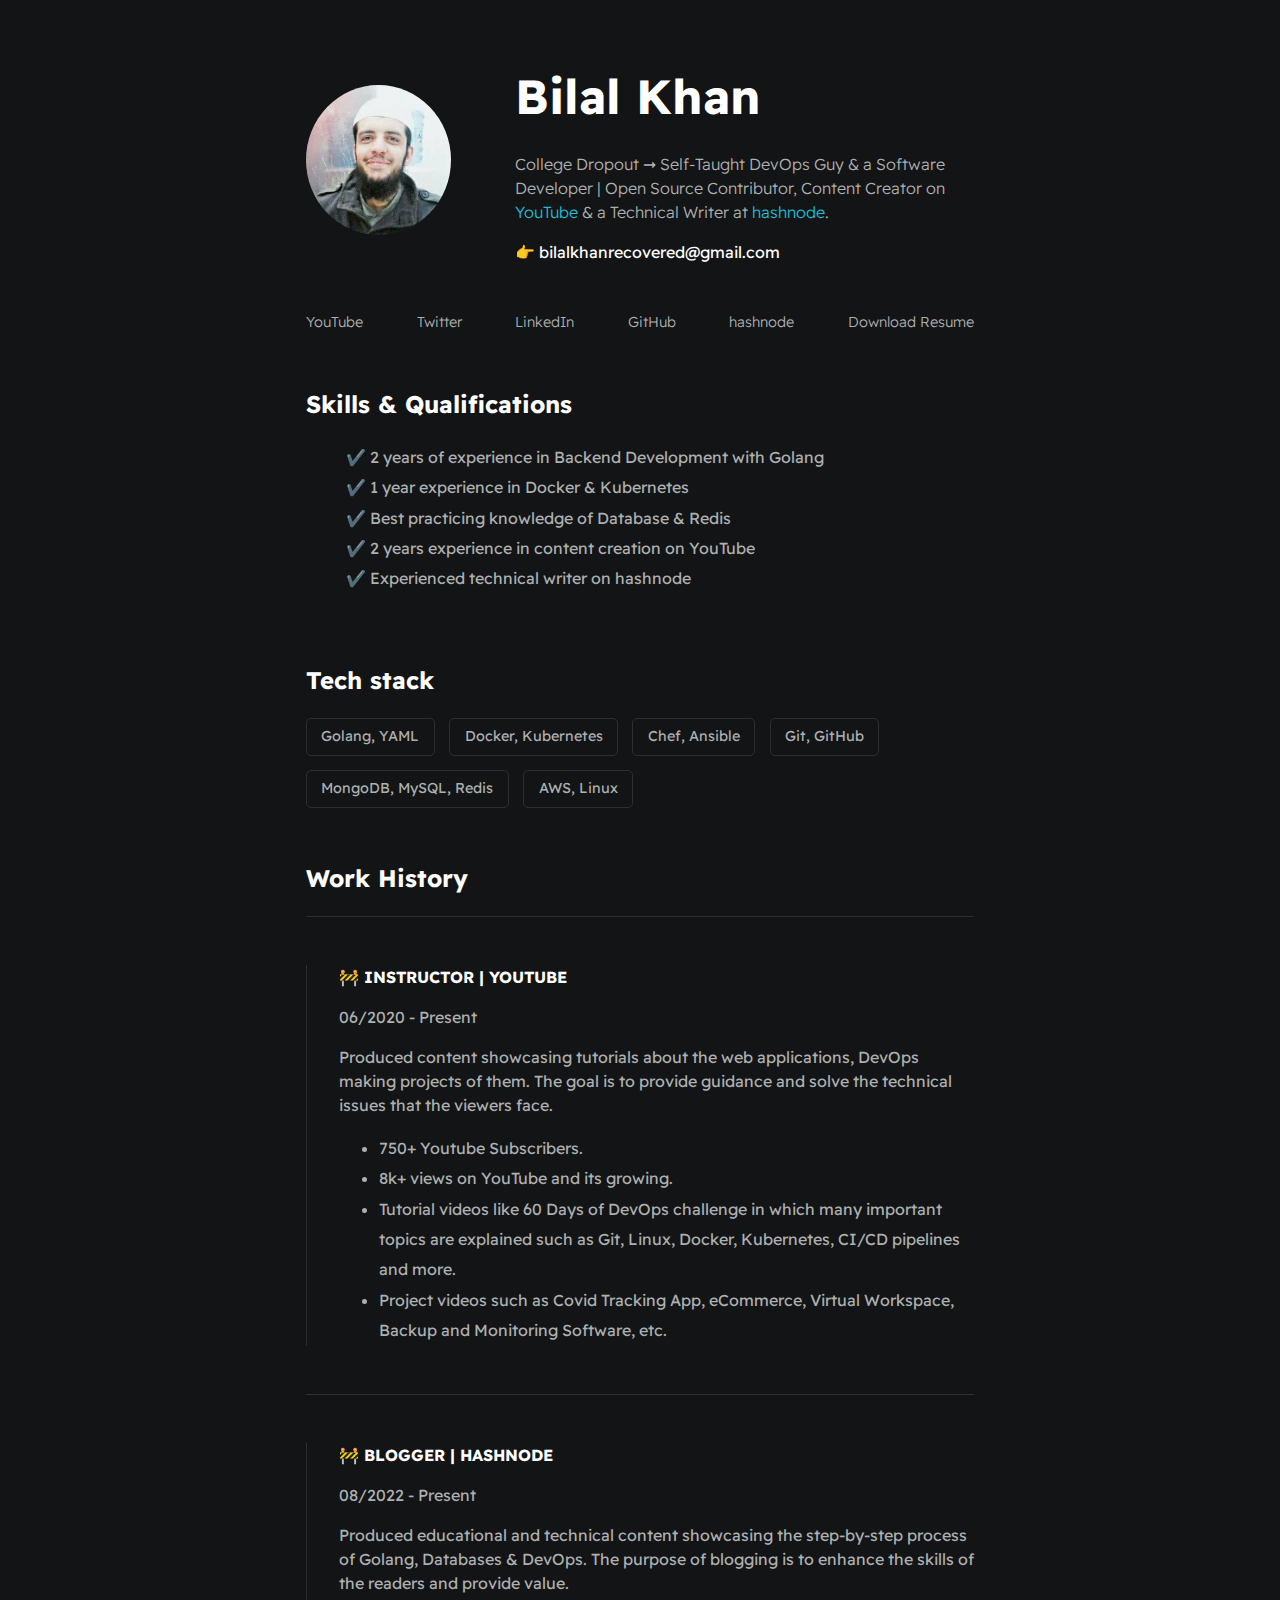
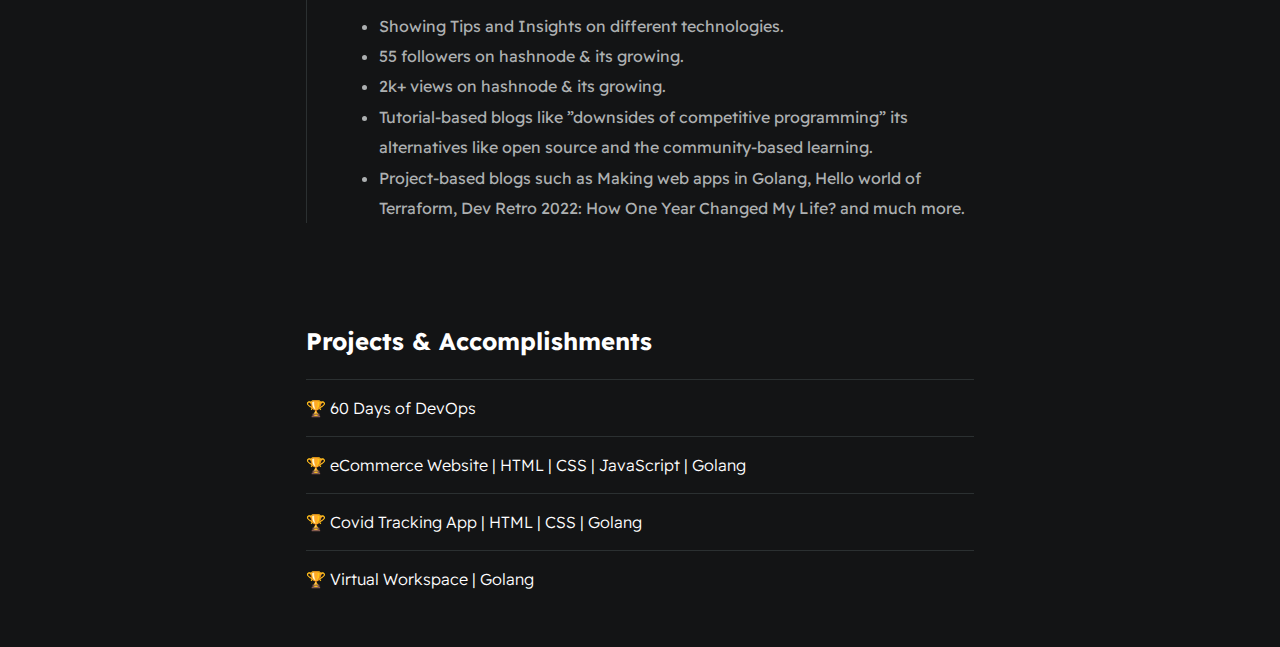
<file: index.html>
<!DOCTYPE html>
<html>
    <head>
        <meta charset="utf-8">
        <meta http-equiv="X-UA-Compatible" content="IE=edge">
        <title>Bilal Khan</title>
        <link rel="icon" type="image/x-icon" href="./assets/images/7.jpg">
        <meta name="description" content="">
        <meta name="viewport" content="width=device-width, initial-scale=1">
        <link rel="stylesheet" href="./styles/main.css">
    </head>
    <body>
        <div id="container--main">

            <section id="wrapper--hero" class="section--page">
                <img id="profile-pic" src="./assets/images/7.jpg">

                <div>
                    <h1 id="user-name">Bilal Khan</h1>
                    <p id="bio">College Dropout ➞ Self-Taught DevOps Guy & a Software Developer | Open Source Contributor, Content Creator on <a href="https://www.youtube.com/channel/UCBLTfRg0Rgm4FtXkvql7DRQ" target="_blank">YouTube</a> & a Technical Writer at <a href="https://ibilalkayy.hashnode.dev/" target="_blank">hashnode</a>.</p>
                    <p id="email">👉 bilalkhanrecovered@gmail.com</p>
                </div>  
            </section>

            <section class="section--page">

                <div id="socials--list">
                    <a href="https://www.youtube.com/channel/UCBLTfRg0Rgm4FtXkvql7DRQ" target="_blank">YouTube</a>
                    <a href="https://twitter.com/ibilalkayy" target="_blank">Twitter</a>
                    <a href="https://www.linkedin.com/in/ibilalkayy" target="_blank">LinkedIn</a>
                    <a href="https://github.com/ibilalkayy" target="_blank">GitHub</a>
                    <a href="https://ibilalkayy.hashnode.dev" target="_blank">hashnode</a>
                    <a href="./assets/resume.pdf" target="_blank">Download Resume</a>
                </div>
            </section>

            <section class="section--page">
                <h2>Skills & Qualifications</h2>
                <ul id="qualifications--list">
                    <li>✔️ 2 years of experience in Backend Development with Golang</li>
                    <li>✔️ 1 year experience in Docker & Kubernetes</li>
                    <li>✔️ Best practicing knowledge of Database & Redis</li>
                    <li>✔️ 2 years experience in content creation on YouTube</li>
                    <li>✔️ Experienced technical writer on hashnode</li>
                </ul>
            </section>  

            <section class="section--page">
                <h2>Tech stack</h2>
            
                <div id="wrapper--techstack__items">
                    <div class="card--techstack"><span>Golang, YAML</span></div>
                    <div class="card--techstack"><span>Docker, Kubernetes</span></div>
                    <div class="card--techstack"><span>Chef, Ansible</span></div>
                    <div class="card--techstack"><span>Git, GitHub</span></div>
                    <div class="card--techstack"><span>MongoDB, MySQL, Redis</span></div>
                    <div class="card--techstack"><span>AWS, Linux</span></div>
                </div>
            </section> 

            <section id="work-history-wrapper" class="section--page">
                <h2>Work History</h2>
            
                <div class="line-break"></div>
            
                <div class="card--work-history">
                    <strong>🚧 INSTRUCTOR | YOUTUBE</strong>
                    <p>06/2020 - Present</p>
                    <p>Produced content showcasing tutorials about the web applications, DevOps making projects of them. The goal is to provide guidance and solve the technical issues that the viewers face.</p>
                    <ul>
                        <li>750+ Youtube Subscribers.</li>
                        <li>8k+ views on YouTube and its growing.</li>
                        <li>Tutorial videos like 60 Days of DevOps challenge in which many important topics are explained such as Git, Linux, Docker, Kubernetes, CI/CD pipelines and more.</li>
                        <li>Project videos such as Covid Tracking App, eCommerce, Virtual Workspace, Backup and Monitoring Software, etc. </li>
                    </ul>
                </div>
            
                <div class="line-break"></div>
            
                <div class="card--work-history">
                    <strong>🚧 BLOGGER | HASHNODE</strong>
                    <p>08/2022 - Present</p>
                    <p>Produced educational and technical content showcasing the step-by-step process of Golang, Databases & DevOps. The purpose of blogging is to enhance the skills of the readers and provide value.</p>
                    <ul>
                        <li>Showing Tips and Insights on different technologies.</li>
                        <li>55 followers on hashnode & its growing.</li>
                        <li>2k+ views on hashnode & its growing.</li>
                        <li>Tutorial-based blogs like ”downsides of competitive programming” its alternatives like open source and the community-based learning.</li>
                        <li>Project-based blogs such as Making web apps in Golang, Hello world of Terraform, Dev Retro 2022: How One Year Changed My Life? and much more.</li>
                    </ul>
                </div>
            
            </section>  
            
            <section class="section--page">
                <h2>Projects & Accomplishments</h2>
            
                <div class="card--project">
                    <a href="project1.html" ><span>🏆 </span>60 Days of DevOps</a>
                </div>

                <div class="card--project">
                    <a href="project2.html"><span>🏆 </span>eCommerce Website | HTML | CSS | JavaScript | Golang</a>
                </div>
            
                <div class="card--project">
                    <a href="project3.html" ><span>🏆 </span>Covid Tracking App | HTML | CSS | Golang</a>
                </div>

                <div class="card--project">
                    <a href="project4.html" ><span>🏆 </span>Virtual Workspace | Golang</a>
                </div>
            </section>            
        </div>

    </body>
</html>
</file>
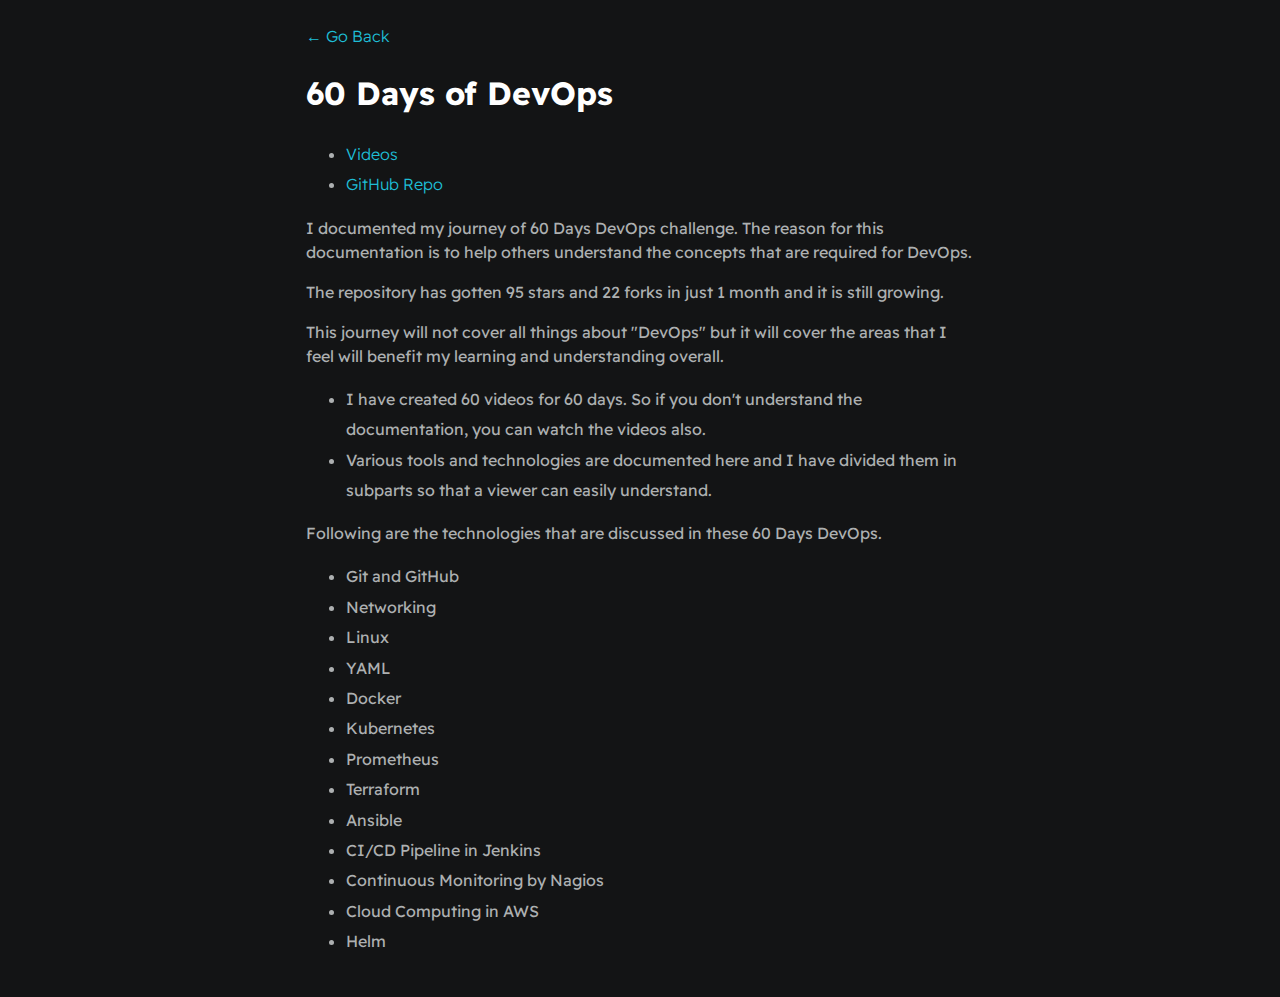
<file: project1.html>
<!DOCTYPE html>
<html>
    <head>
        <meta charset="utf-8">
        <meta http-equiv="X-UA-Compatible" content="IE=edge">
        <title>Bilal Khan</title>
        <link rel="icon" type="image/x-icon" href="./assets/images/7.jpg">
        <meta name="description" content="">
        <meta name="viewport" content="width=device-width, initial-scale=1">
        <link rel="stylesheet" href="./styles/main.css">
    </head>
    <body>
        <div id="container--main">
            <a href="index.html">&#x2190; Go Back</a>
            <h1>60 Days of DevOps</h1>

            <ul>
                <li><a href="https://www.youtube.com/watch?v=e0gfLJVz9rY&list=PLptbpfKzsc3BtEki4tHQm5Xmpj8w1_JlM&index=60" target="_blank">Videos</a></li>
                <li><a href="https://github.com/ibilalkayy/60-Days-Of-DevOps" target="_blank">GitHub Repo</a></li>
            </ul>
            <p>I documented my journey of 60 Days DevOps challenge. The reason for this documentation is to help others understand the concepts that are required for DevOps.</p>
            <p>The repository has gotten 95 stars and 22 forks in just 1 month and it is still growing.</p>

            <p>This journey will not cover all things about "DevOps" but it will cover the areas that I feel will benefit my learning and understanding overall.</p>

            <ul>
                <li>I have created 60 videos for 60 days. So if you don't understand the documentation, you can watch the videos also.</li>
                <li>Various tools and technologies are documented here and I have divided them in subparts so that a viewer can easily understand.</li>
            </ul>

            <p>Following are the technologies that are discussed in these 60 Days DevOps.</p>

            <ul>
                <li>Git and GitHub</li>
                <li>Networking</li>
                <li>Linux</li>
                <li>YAML</li>
                <li>Docker</li>
                <li>Kubernetes</li>
                <li>Prometheus</li>
                <li>Terraform</li>
                <li>Ansible</li>
                <li>CI/CD Pipeline in Jenkins</li>
                <li>Continuous Monitoring by Nagios</li>
                <li>Cloud Computing in AWS</li>
                <li>Helm</li>
            </ul>

        </div>
    </body>
</html>
</file>
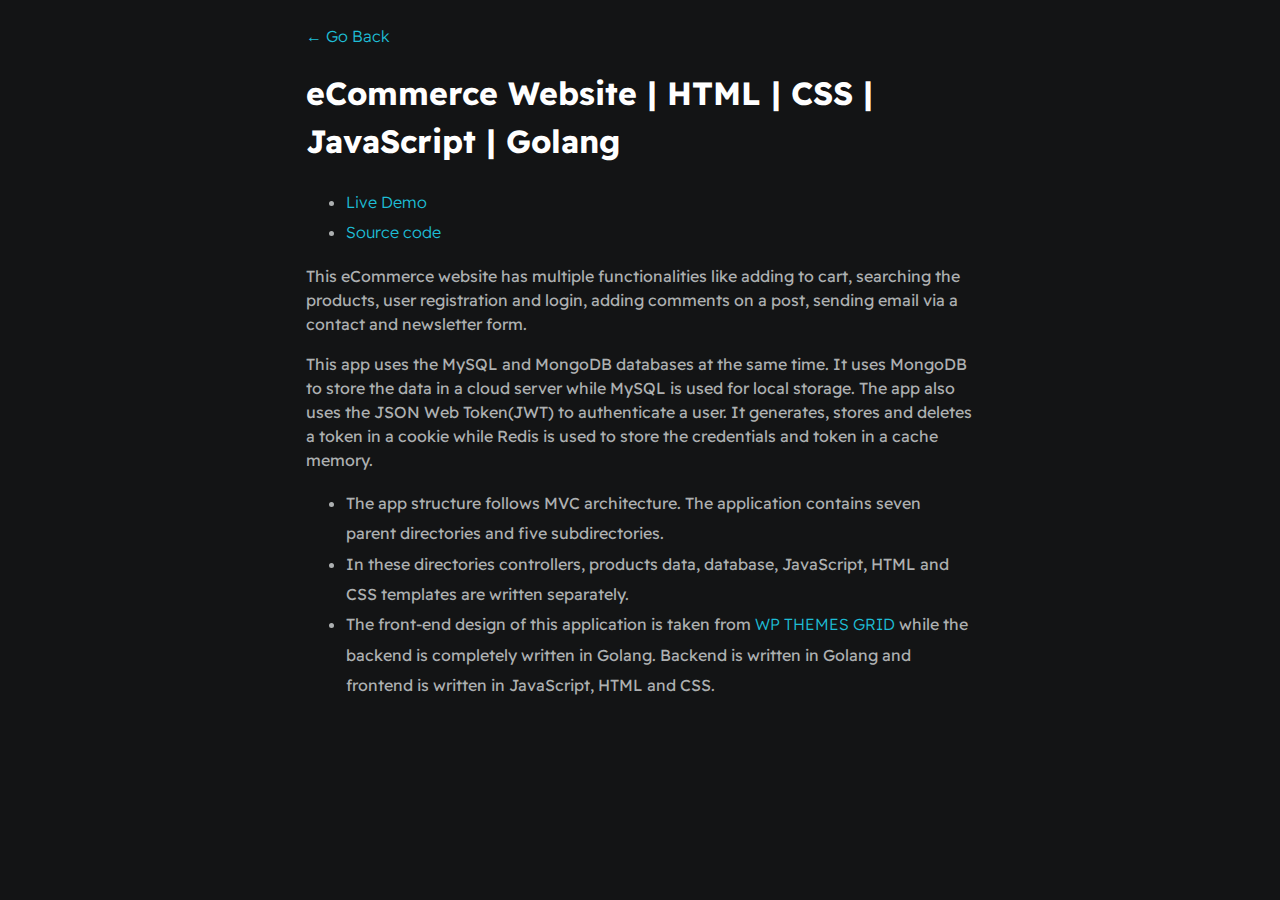
<file: project2.html>
<!DOCTYPE html>
<html>
    <head>
        <meta charset="utf-8">
        <meta http-equiv="X-UA-Compatible" content="IE=edge">
        <title>Bilal Khan</title>
        <link rel="icon" type="image/x-icon" href="./assets/images/7.jpg">
        <meta name="description" content="">
        <meta name="viewport" content="width=device-width, initial-scale=1">
        <link rel="stylesheet" href="./styles/main.css">
    </head>
    <body>
        <div id="container--main">
            <a href="index.html">&#x2190; Go Back</a>
            <h1>eCommerce Website | HTML | CSS | JavaScript | Golang</h1>

            <ul>
                <li><a href="https://application-ecommerce.herokuapp.com/" target="_blank">Live Demo</a></li>
                <li><a href="https://github.com/ibilalkayy/eCommerce-website" target="_blank">Source code</a></li>
            </ul>
            <p>This eCommerce website has multiple functionalities like adding to cart, searching the products, user registration and login, adding comments on a post, sending email via a contact and newsletter form.</p>

            <p>This app uses the MySQL and MongoDB databases at the same time. It uses MongoDB to store the data in a cloud server while MySQL is used for local storage. The app also uses the JSON Web Token(JWT) to authenticate a user. It generates, stores and deletes a token in a cookie while Redis is used to store the credentials and token in a cache memory.</p>

            <ul>
                <li>The app structure follows MVC architecture. The application contains seven parent directories and five subdirectories.</li>
                <li>In these directories controllers, products data, database, JavaScript, HTML and CSS templates are written separately.</li>
                <li>The front-end design of this application is taken from <a href="https://wpthemesgrid.com/" target="_blank">WP THEMES GRID</a> while the backend is completely written in Golang. Backend is written in Golang and frontend is written in JavaScript, HTML and CSS.</li>
            </ul>
        </div>
    </body>
</html>
</file>
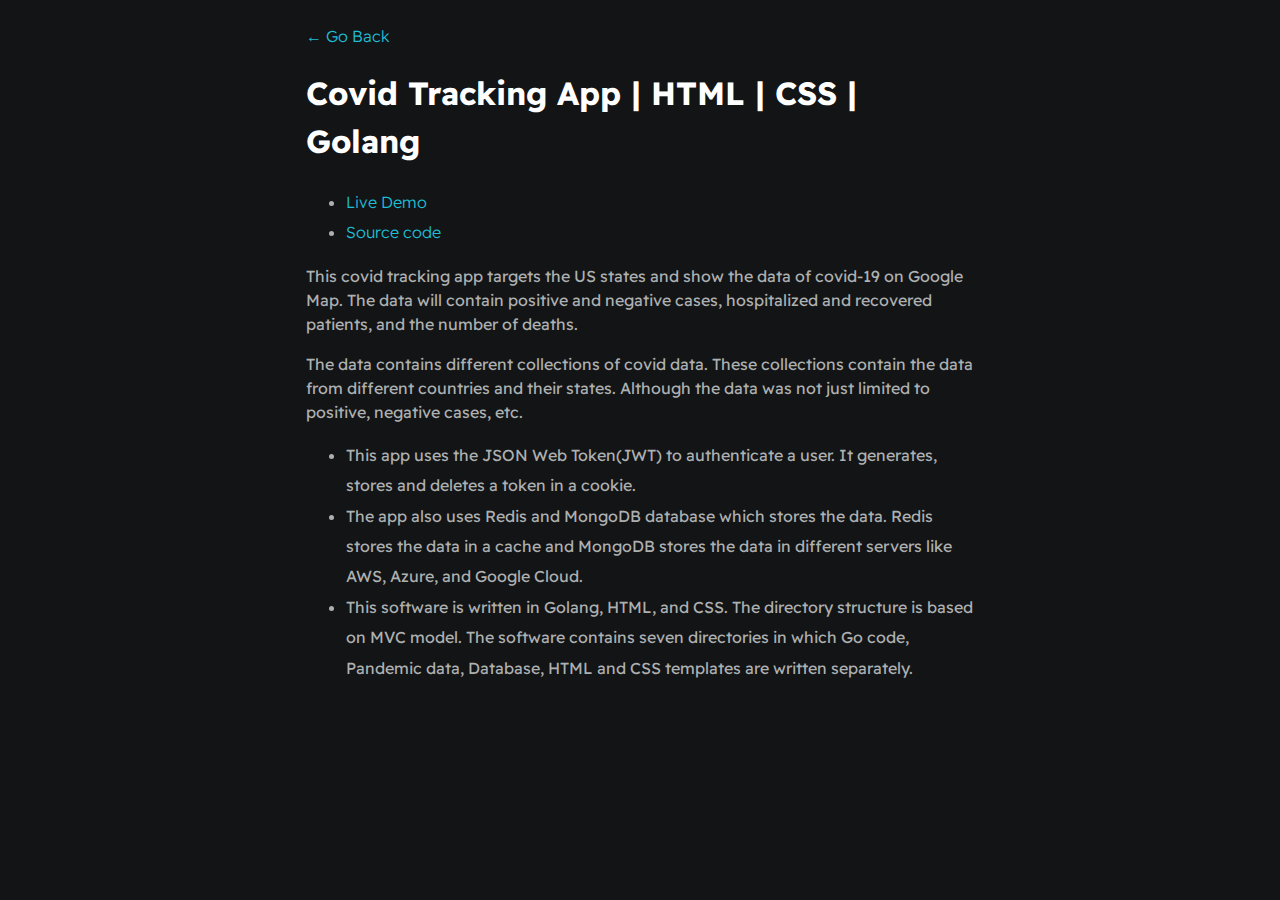
<file: project3.html>
<!DOCTYPE html>
<html>
    <head>
        <meta charset="utf-8">
        <meta http-equiv="X-UA-Compatible" content="IE=edge">
        <title>Bilal Khan</title>
        <link rel="icon" type="image/x-icon" href="./assets/images/7.jpg">
        <meta name="description" content="">
        <meta name="viewport" content="width=device-width, initial-scale=1">
        <link rel="stylesheet" href="./styles/main.css">
    </head>
    <body>
        <div id="container--main">
            <a href="index.html">&#x2190; Go Back</a>
            <h1>Covid Tracking App | HTML | CSS | Golang</h1>

            <ul>
                <li><a href="https://covid-tracking-apps.herokuapp.com/" target="_blank">Live Demo</a></li>
                <li><a href="https://github.com/ibilalkayy/covid-tracking-app" target="_blank">Source code</a></li>
            </ul>
            <p>This covid tracking app targets the US states and show the data of covid-19 on Google Map. The data will contain positive and negative cases, hospitalized and recovered patients, and the number of deaths.</p>

            <p>The data contains different collections of covid data. These collections contain the data from different countries and their states. Although the data was not just limited to positive, negative cases, etc.</p>

            <ul>
                <li>This app uses the JSON Web Token(JWT) to authenticate a user. It generates, stores and deletes a token in a cookie. </li>
                <li>The app also uses Redis and MongoDB database which stores the data. Redis stores the data in a cache and MongoDB stores the data in different servers like AWS, Azure, and Google Cloud. </li>
                <li>This software is written in Golang, HTML, and CSS. The directory structure is based on MVC model. The software contains seven directories in which Go code, Pandemic data, Database, HTML and CSS templates are written separately.</li>
            </ul>
        </div>
    </body>
</html>
</file>
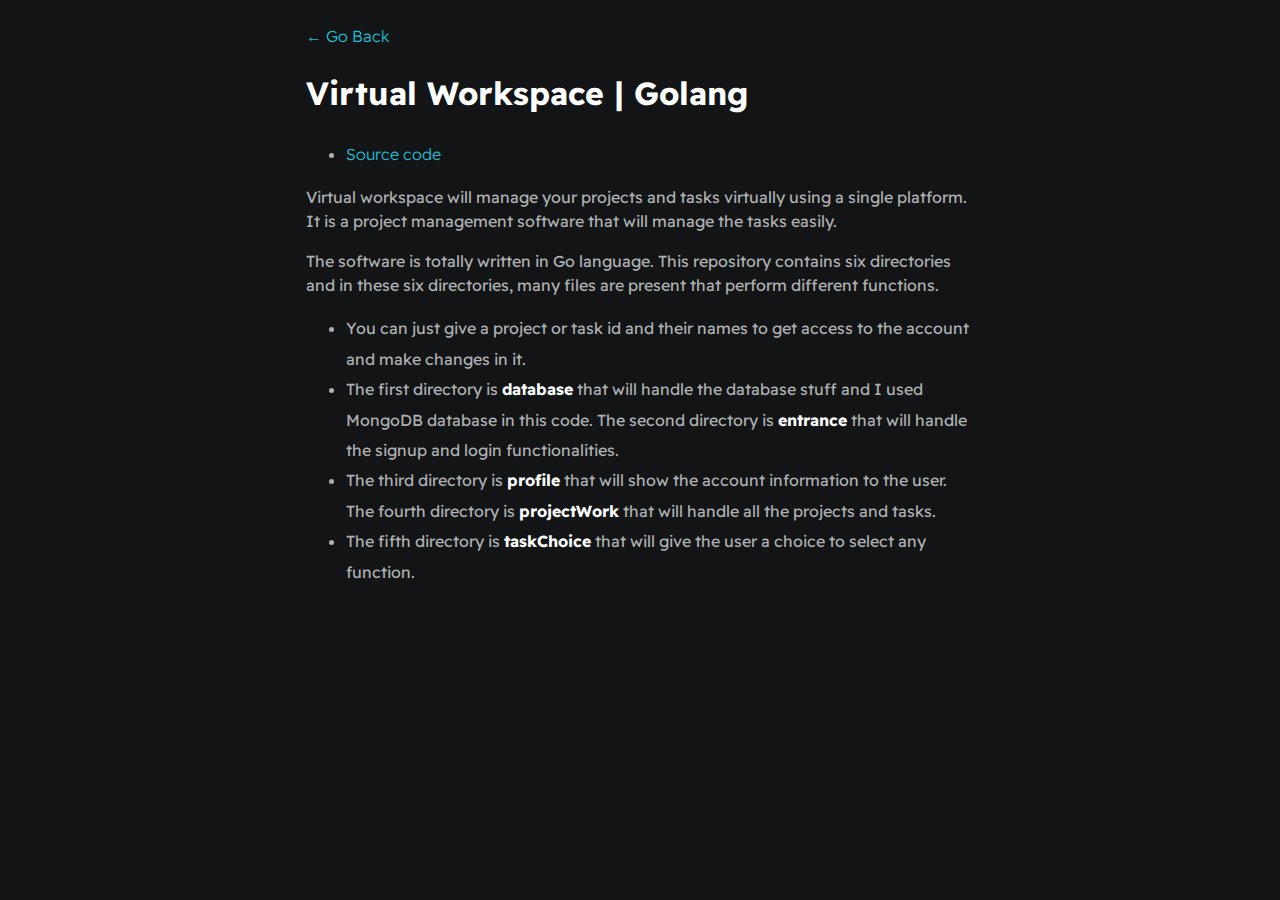
<file: project4.html>
<!DOCTYPE html>
<html>
    <head>
        <meta charset="utf-8">
        <meta http-equiv="X-UA-Compatible" content="IE=edge">
        <title>Bilal Khan</title>
        <link rel="icon" type="image/x-icon" href="./assets/images/7.jpg">
        <meta name="description" content="">
        <meta name="viewport" content="width=device-width, initial-scale=1">
        <link rel="stylesheet" href="./styles/main.css">
    </head>
    <body>
        <div id="container--main">
            <a href="index.html">&#x2190; Go Back</a>
            <h1>Virtual Workspace | Golang</h1>

            <ul>
                <li><a href="https://github.com/ibilalkayy/Virtual-workspace" target="_blank">Source code</a></li>
            </ul>
            <p>Virtual workspace will manage your projects and tasks virtually using a single platform. It is a project management software that will manage the tasks easily.</p>

            <p>The software is totally written in Go language. This repository contains six directories and in these six directories, many files are present that perform different functions.</p>

            <ul>
                <li>You can just give a project or task id and their names to get access to the account and make changes in it. </li>
                <li>The first directory is <b>database</b> that will handle the database stuff and I used MongoDB database in this code. The second directory is <b>entrance</b> that will handle the signup and login functionalities.</li>
                <li>The third directory is <b>profile</b> that will show the account information to the user. The fourth directory is <b>projectWork</b> that will handle all the projects and tasks.</li>
                <li>The fifth directory is <b>taskChoice</b> that will give the user a choice to select any function.</li>
            </ul>
        </div>
    </body>
</html>
</file>
<file: styles/main.css>
@import url('https://fonts.googleapis.com/css2?family=Readex+Pro:wght@300;400;500;600;700&display=swap');

:root{
    --mainTextColor-dark:#fff;
    --secondaryTextColor-dark:#adb0b1;
    --mainLinkColor-dark:rgb(30, 190,214);
    --mainBorderColor-dark:#2b3031;
    --mainBgColor-dark:#131415;

    --mainTextColor:var(--mainTextColor-dark);
    --secondaryTextColor:var(--secondaryTextColor-dark);
    --mainLinkColor:var(--mainLinkColor-dark);
    --mainBorderColor:var(--mainBorderColor-dark);
    --mainBgColor:var(--mainBgColor-dark)
}

*{
    font-family: 'Readex Pro';
    line-height: 1.5em;
    box-sizing: border-box;
    color: var(--mainTextColor);

}

body{
    background-color: var(--mainBgColor);            
}

p, span, li{
    color: var(--secondaryTextColor);
    font-size: 1em;
}

a{
    text-decoration: none;
    color: var(--mainLinkColor);
    font-weight: 500;
}

li{
    line-height: 1.9em;
}

#container--main{
    max-width: 700px;
    margin: 0 auto;
    padding: 1em;
}

.section--page{
    padding-top: 1em;
    padding-bottom: 1em;
}

#wrapper--hero{
    display: flex;
    align-items: center;
    gap: 4em;
}

#bio, a{
    font-weight: 300;
}

#user-name{
    font-size: 48px;
    line-height: 1em;
}

#profile-pic{
    width: 150px;
    height: 150px;
    object-fit: cover;
    border-radius: 50%;
}

#email{
    color: var(--mainTextColor);
}

#socials--list{
    display: flex;
    justify-content: space-between;
    column-gap: 1em;
    flex-wrap: wrap;
}

#socials--list a{
    font-weight: 300;
    color: var(--secondaryTextColor);
    font-size: 0.9em;
    transition: 0.3s;
}

#socials--list a:hover{
    font-weight: 100;
    color: var(--mainLinkColor);
    font-size: 0.9em;
}

#qualifications--list{
    list-style: none;
}

#wrapper--techstack__items{
    display: flex;
    flex-wrap: wrap;
    gap: 1em;
    font-size: 0.9em;
}

.card--techstack{
    border: 1px solid var(--mainBorderColor);
    border-radius: 5px;
    padding: 0.5em 1em;
    align-items: center;
}

.card--work-history{
    border-left: 1px solid var(--mainBorderColor);
    margin-top: 3em;
    margin-bottom: 3em;
    padding-left: 2em;
}

.line-break{
    background-color: var(--mainBorderColor);
    height: 1px;
}

.card--project{
    padding-top: 1em;
    padding-bottom: 1em;
    border-top: 1px solid var(--mainBorderColor);
}

.card--project a{
    color: var(--mainTextColor);

    transition: 0.3s;
}

.card--project a:hover{
    color: rgb(30, 190,214);

}

@media(max-width:600px){

    .section--page{
        padding-top: 1em;
        padding-bottom: 1em;
    }

    #wrapper--hero{
        gap: 1em;
        flex-direction: column;
    }

    #profile-pic{
        width: 200px;
        height: 200px;
    }


    .card--work-history{
        border-left: none;
        padding-left: 0;
    }
}
</file>
